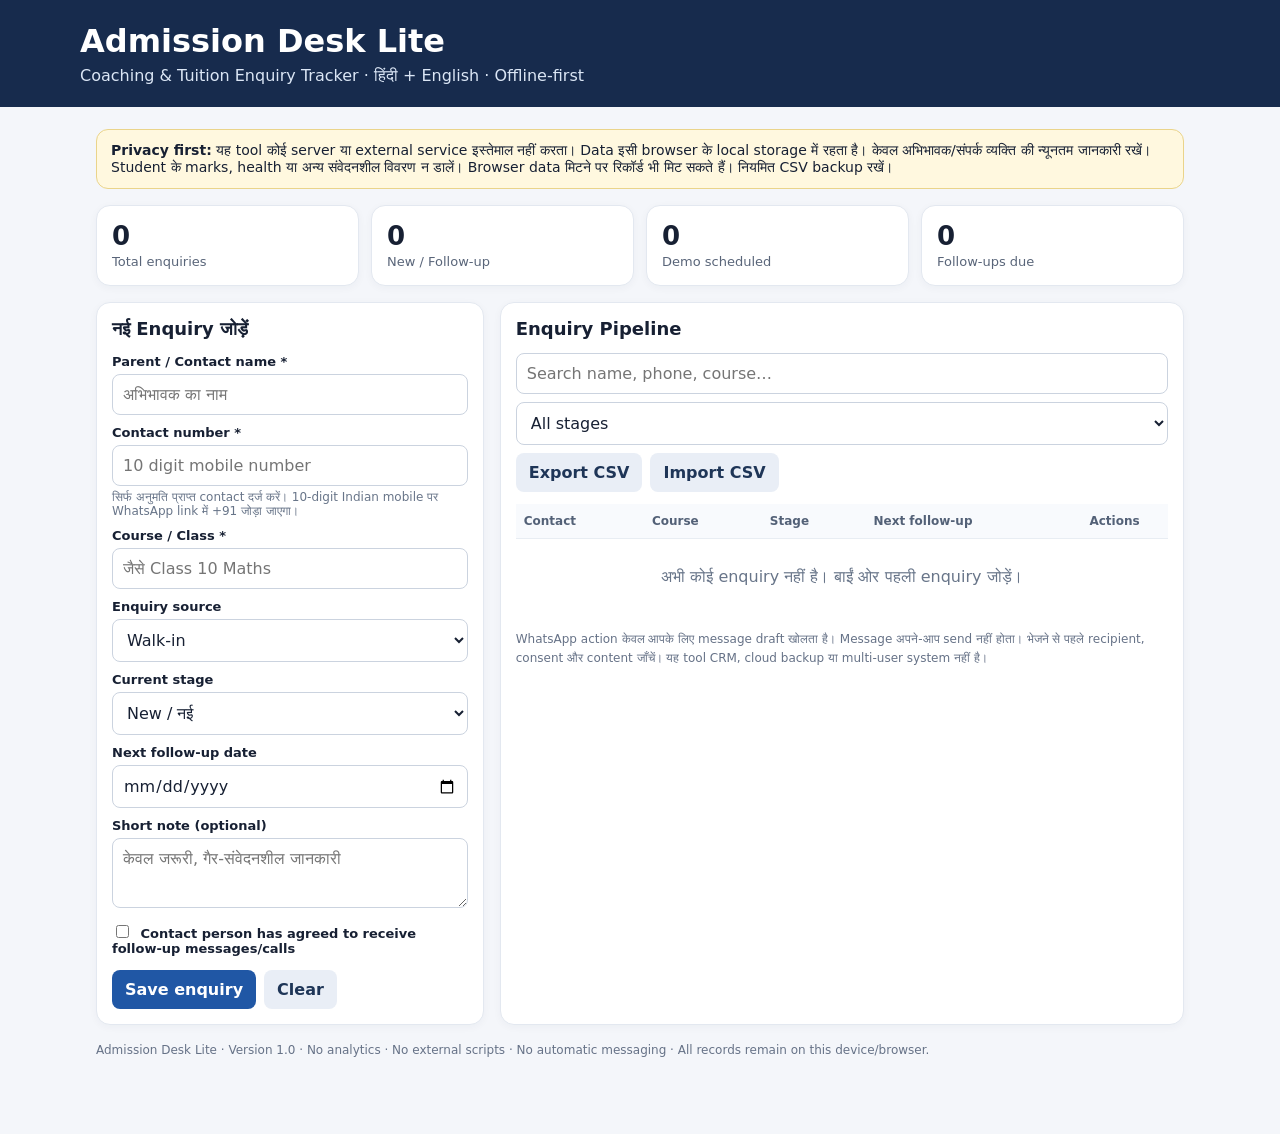
<file: product/admission-desk-lite.html>
<!doctype html>
<html lang="hi">
<head>
<meta charset="utf-8">
<meta name="viewport" content="width=device-width,initial-scale=1">
<meta name="description" content="Offline Hindi-first coaching admission enquiry tracker. Data stays in this browser.">
<title>Admission Desk Lite | Coaching Enquiry Tracker</title>
<style>
:root{font-family:system-ui,-apple-system,"Noto Sans Devanagari",sans-serif;color:#172033;background:#f4f6fa}
*{box-sizing:border-box}body{margin:0}header{background:#172b4d;color:#fff;padding:22px max(18px,calc((100vw - 1120px)/2))}
header h1{margin:0 0 6px;font-size:clamp(22px,4vw,32px)}header p{margin:0;color:#dbe6f5}
main{max-width:1120px;margin:22px auto;padding:0 16px 40px}.notice{background:#fff8df;border:1px solid #ead48a;border-radius:12px;padding:12px 14px;margin-bottom:16px;font-size:14px}
.metrics{display:grid;grid-template-columns:repeat(4,1fr);gap:12px;margin-bottom:16px}.metric,.panel{background:#fff;border:1px solid #e3e8f0;border-radius:14px;padding:15px;box-shadow:0 2px 8px #172b4d0a}
.metric strong{display:block;font-size:26px}.metric span{color:#596579;font-size:13px}
.layout{display:grid;grid-template-columns: minmax(280px, .85fr) minmax(0,1.5fr);gap:16px}.panel h2{margin:0 0 14px;font-size:18px}
label{display:block;font-size:13px;font-weight:650;margin:10px 0 5px}input,select,textarea{width:100%;border:1px solid #cbd3df;border-radius:8px;padding:10px;font:inherit;background:#fff;color:#172033}
textarea{min-height:70px;resize:vertical}.hint{font-size:12px;color:#687589;margin-top:4px}
button,.button{border:0;border-radius:8px;padding:10px 13px;background:#2057a5;color:white;font:inherit;font-weight:650;cursor:pointer;text-decoration:none;display:inline-block}
button.secondary,.button.secondary{background:#e9eef6;color:#1e3557}button.danger{background:#a52b36}button:focus,input:focus,select:focus,textarea:focus{outline:3px solid #83b7ff;outline-offset:1px}
.actions{display:flex;gap:8px;flex-wrap:wrap;margin-top:14px}.toolbar{display:flex;gap:8px;flex-wrap:wrap;margin-bottom:12px}.toolbar input{flex:1;min-width:160px}
.table-wrap{overflow:auto}table{width:100%;border-collapse:collapse;font-size:13px;min-width:690px}th,td{text-align:left;padding:10px 8px;border-bottom:1px solid #e8edf3;vertical-align:top}th{color:#536177;font-size:12px;background:#f8fafd;position:sticky;top:0}
.pill{display:inline-block;padding:3px 8px;border-radius:20px;background:#edf2fa;font-size:11px;white-space:nowrap}.empty{padding:28px;text-align:center;color:#687589}
.row-actions{display:flex;gap:6px;flex-wrap:wrap}.row-actions button{padding:6px 8px;font-size:12px}.foot{margin-top:16px;color:#667287;font-size:12px;line-height:1.6}
@media(max-width:800px){.layout{grid-template-columns:1fr}.metrics{grid-template-columns:repeat(2,1fr)}}
@media(max-width:380px){.metrics{grid-template-columns:1fr 1fr}.metric strong{font-size:21px}}
</style>
</head>
<body>
<header><h1>Admission Desk Lite</h1><p>Coaching & Tuition Enquiry Tracker · हिंदी + English · Offline-first</p></header>
<main>
<div class="notice"><strong>Privacy first:</strong> यह tool कोई server या external service इस्तेमाल नहीं करता। Data इसी browser के local storage में रहता है। केवल अभिभावक/संपर्क व्यक्ति की न्यूनतम जानकारी रखें। Student के marks, health या अन्य संवेदनशील विवरण न डालें। Browser data मिटने पर रिकॉर्ड भी मिट सकते हैं। नियमित CSV backup रखें।</div>
<section class="metrics" aria-label="Summary">
<div class="metric"><strong id="m-total">0</strong><span>Total enquiries</span></div>
<div class="metric"><strong id="m-new">0</strong><span>New / Follow-up</span></div>
<div class="metric"><strong id="m-demo">0</strong><span>Demo scheduled</span></div>
<div class="metric"><strong id="m-due">0</strong><span>Follow-ups due</span></div>
</section>
<div class="layout">
<section class="panel">
<h2 id="form-title">नई Enquiry जोड़ें</h2>
<form id="lead-form">
<input type="hidden" id="lead-id">
<label for="guardian">Parent / Contact name *</label><input id="guardian" maxlength="80" required autocomplete="name" placeholder="अभिभावक का नाम">
<label for="phone">Contact number *</label><input id="phone" inputmode="tel" maxlength="18" required placeholder="10 digit mobile number">
<div class="hint">सिर्फ अनुमति प्राप्त contact दर्ज करें। 10-digit Indian mobile पर WhatsApp link में +91 जोड़ा जाएगा।</div>
<label for="course">Course / Class *</label><input id="course" maxlength="100" required placeholder="जैसे Class 10 Maths">
<label for="source">Enquiry source</label><select id="source"><option>Walk-in</option><option>Phone</option><option>WhatsApp</option><option>Referral</option><option>Social media</option><option>Other</option></select>
<label for="stage">Current stage</label><select id="stage"><option value="New">New / नई</option><option value="Contacted">Contacted / संपर्क हुआ</option><option value="Demo Scheduled">Demo Scheduled / Demo तय</option><option value="Demo Attended">Demo Attended / Demo हुआ</option><option value="Considering">Considering / विचाराधीन</option><option value="Enrolled">Enrolled / Admission</option><option value="Not Interested">Not Interested / रुचि नहीं</option></select>
<label for="next-date">Next follow-up date</label><input id="next-date" type="date">
<label for="notes">Short note (optional)</label><textarea id="notes" maxlength="500" placeholder="केवल जरूरी, गैर-संवेदनशील जानकारी"></textarea>
<label><input id="consent" type="checkbox" style="width:auto;margin-right:7px"> Contact person has agreed to receive follow-up messages/calls</label>
<div class="actions"><button type="submit" id="save-btn">Save enquiry</button><button type="button" class="secondary" id="reset-btn">Clear</button></div>
</form>
</section>
<section class="panel">
<h2>Enquiry Pipeline</h2>
<div class="toolbar">
<input id="search" placeholder="Search name, phone, course…" aria-label="Search enquiries">
<select id="filter-stage" aria-label="Filter by stage"><option value="">All stages</option><option>New</option><option>Contacted</option><option>Demo Scheduled</option><option>Demo Attended</option><option>Considering</option><option>Enrolled</option><option>Not Interested</option></select>
<button class="secondary" id="export-btn" type="button">Export CSV</button>
<button class="secondary" id="import-btn" type="button">Import CSV</button>
<input id="import-file" type="file" accept=".csv,text/csv" hidden>
</div>
<div class="table-wrap"><table><thead><tr><th>Contact</th><th>Course</th><th>Stage</th><th>Next follow-up</th><th>Actions</th></tr></thead><tbody id="lead-rows"></tbody></table><div class="empty" id="empty-state">अभी कोई enquiry नहीं है। बाईं ओर पहली enquiry जोड़ें।</div></div>
<p class="foot">WhatsApp action केवल आपके लिए message draft खोलता है। Message अपने-आप send नहीं होता। भेजने से पहले recipient, consent और content जाँचें। यह tool CRM, cloud backup या multi-user system नहीं है।</p>
</section>
</div>
<p class="foot">Admission Desk Lite · Version 1.0 · No analytics · No external scripts · No automatic messaging · All records remain on this device/browser.</p>
</main>
<script>
(function(){
"use strict";
const KEY="admission_desk_lite_v1";
const $=id=>document.getElementById(id);
let leads=load();
function load(){try{const v=JSON.parse(localStorage.getItem(KEY)||"[]");return Array.isArray(v)?v:[]}catch(e){return []}}
function persist(){localStorage.setItem(KEY,JSON.stringify(leads));render()}
function escCsv(v){let s=String(v??"");if(/^[=+@\\-\t\r]/.test(s))s="'"+s;return '"'+s.replace(/"/g,'""')+'"'}
function dateToday(){const d=new Date();return new Date(d.getTime()-d.getTimezoneOffset()*60000).toISOString().slice(0,10)}
function safePhone(p){return String(p).replace(/[^0-9]/g,"")}
function reset(){ $("lead-form").reset();$("lead-id").value="";$("form-title").textContent="नई Enquiry जोड़ें";$("save-btn").textContent="Save enquiry"}
function render(){
 const q=$("search").value.trim().toLowerCase(), stage=$("filter-stage").value;
 const filtered=leads.filter(x=>(!stage||x.stage===stage)&&[x.guardian,x.phone,x.course].join(" ").toLowerCase().includes(q));
 $("m-total").textContent=leads.length;
 $("m-new").textContent=leads.filter(x=>["New","Contacted","Considering"].includes(x.stage)).length;
 $("m-demo").textContent=leads.filter(x=>x.stage==="Demo Scheduled").length;
 $("m-due").textContent=leads.filter(x=>x.nextDate&&x.nextDate<=dateToday()&&!["Enrolled","Not Interested"].includes(x.stage)).length;
 const tbody=$("lead-rows");tbody.replaceChildren();
 $("empty-state").hidden=filtered.length>0;
 filtered.sort((a,b)=>(a.nextDate||"9999").localeCompare(b.nextDate||"9999")).forEach(x=>{
  const tr=document.createElement("tr");
  const contact=document.createElement("td");const strong=document.createElement("strong");strong.textContent=x.guardian;contact.append(strong,document.createElement("br"));const ph=document.createElement("span");ph.textContent=x.phone;contact.append(ph);
  const course=document.createElement("td");course.textContent=x.course;
  const st=document.createElement("td");const pill=document.createElement("span");pill.className="pill";pill.textContent=x.stage;st.append(pill);
  const nd=document.createElement("td");nd.textContent=x.nextDate||"Not set";
  const act=document.createElement("td");const group=document.createElement("div");group.className="row-actions";
  const edit=button("Edit","secondary",()=>editLead(x.id));const wa=button("WhatsApp","",()=>openWhatsApp(x));const del=button("Delete","danger",()=>deleteLead(x.id));group.append(edit,wa,del);act.append(group);
  tr.append(contact,course,st,nd,act);tbody.append(tr);
 });
}
function button(label,cls,fn){const b=document.createElement("button");b.type="button";b.textContent=label;if(cls)b.className=cls;b.addEventListener("click",fn);return b}
$("lead-form").addEventListener("submit",e=>{
 e.preventDefault();
 const id=$("lead-id").value, guardian=$("guardian").value.trim(), phone=$("phone").value.trim(), course=$("course").value.trim();
 if(!guardian||!phone||!course){alert("Name, contact number and course are required.");return}
 if(safePhone(phone).length<10||safePhone(phone).length>15){alert("कृपया सही contact number दर्ज करें।");return}
 const old=leads.find(x=>x.id===id);
 const item={id:id||crypto.randomUUID(),guardian,phone,course,source:$("source").value,stage:$("stage").value,nextDate:$("next-date").value,notes:$("notes").value.trim(),consent:$("consent").checked,createdAt:old?.createdAt||new Date().toISOString(),updatedAt:new Date().toISOString()};
 if(old)leads=leads.map(x=>x.id===id?item:x);else leads.push(item);
 persist();reset();
});
function editLead(id){const x=leads.find(v=>v.id===id);if(!x)return;
 $("lead-id").value=x.id;$("guardian").value=x.guardian;$("phone").value=x.phone;$("course").value=x.course;$("source").value=x.source;$("stage").value=x.stage;$("next-date").value=x.nextDate;$("notes").value=x.notes;$("consent").checked=!!x.consent;$("form-title").textContent="Enquiry edit करें";$("save-btn").textContent="Update enquiry";window.scrollTo({top:0,behavior:"smooth"});
}
function deleteLead(id){if(!confirm("इस enquiry को delete करना है?"))return;leads=leads.filter(x=>x.id!==id);persist()}
function openWhatsApp(x){if(!x.consent){alert("पहले contact consent की पुष्टि करें।");return}
 const msg="नमस्ते "+x.guardian+" जी, आपने "+x.course+" के बारे में enquiry की थी। क्या हम course details या demo class के लिए आपकी सहायता कर सकते हैं? यदि आप आगे संदेश नहीं चाहते, कृपया बता दें।";
 let number=safePhone(x.phone);if(number.length===10)number="91"+number;window.open("https://wa.me/"+number+"?text="+encodeURIComponent(msg),"_blank","noopener,noreferrer");
}
$("reset-btn").addEventListener("click",reset);$("search").addEventListener("input",render);$("filter-stage").addEventListener("change",render);
$("export-btn").addEventListener("click",()=>{
 const cols=["guardian","phone","course","source","stage","nextDate","notes","consent","createdAt","updatedAt"];
 const rows=[cols.join(","),...leads.map(x=>cols.map(k=>escCsv(x[k])).join(","))];
 const blob=new Blob(["\uFEFF"+rows.join("\r\n")],{type:"text/csv;charset=utf-8"});
 const a=document.createElement("a");a.href=URL.createObjectURL(blob);a.download="admission-enquiries-backup.csv";a.click();URL.revokeObjectURL(a.href);
});
$("import-btn").addEventListener("click",()=>$("import-file").click());
$("import-file").addEventListener("change",async e=>{
 const file=e.target.files[0];if(!file)return;
 try{
  const text=await file.text();const lines=text.replace(/^\uFEFF/,"").split(/\r?\n/).filter(Boolean);
  const parse=line=>{const out=[];let cur="",quoted=false;for(let i=0;i<line.length;i++){const c=line[i];if(c==='"'&&line[i+1]==='"'&&quoted){cur+='"';i++}else if(c==='"')quoted=!quoted;else if(c===","&&!quoted){out.push(cur);cur=""}else cur+=c}out.push(cur);return out};
  const headers=parse(lines.shift()).map(x=>x.trim());const needed=["guardian","phone","course","source","stage","nextDate","notes","consent"];
  if(!needed.every(x=>headers.includes(x)))throw Error("CSV headers do not match this app export.");
  const imported=lines.map(line=>{const vals=parse(line),o={};headers.forEach((h,i)=>o[h]=vals[i]??"");return {id:crypto.randomUUID(),guardian:o.guardian,phone:o.phone,course:o.course,source:o.source,stage:o.stage,nextDate:o.nextDate,notes:o.notes,consent:o.consent==="true",createdAt:new Date().toISOString(),updatedAt:new Date().toISOString()}}).filter(x=>x.guardian&&x.phone&&x.course);
  if(!confirm(imported.length+" records import करें? Existing records सुरक्षित रहेंगे."))return;
  leads=leads.concat(imported);persist();alert("Import complete: "+imported.length+" records.");
 }catch(err){alert("Import failed: "+err.message)}finally{e.target.value=""}
});
render();
})();
</script>
</body>
</html>
</file>
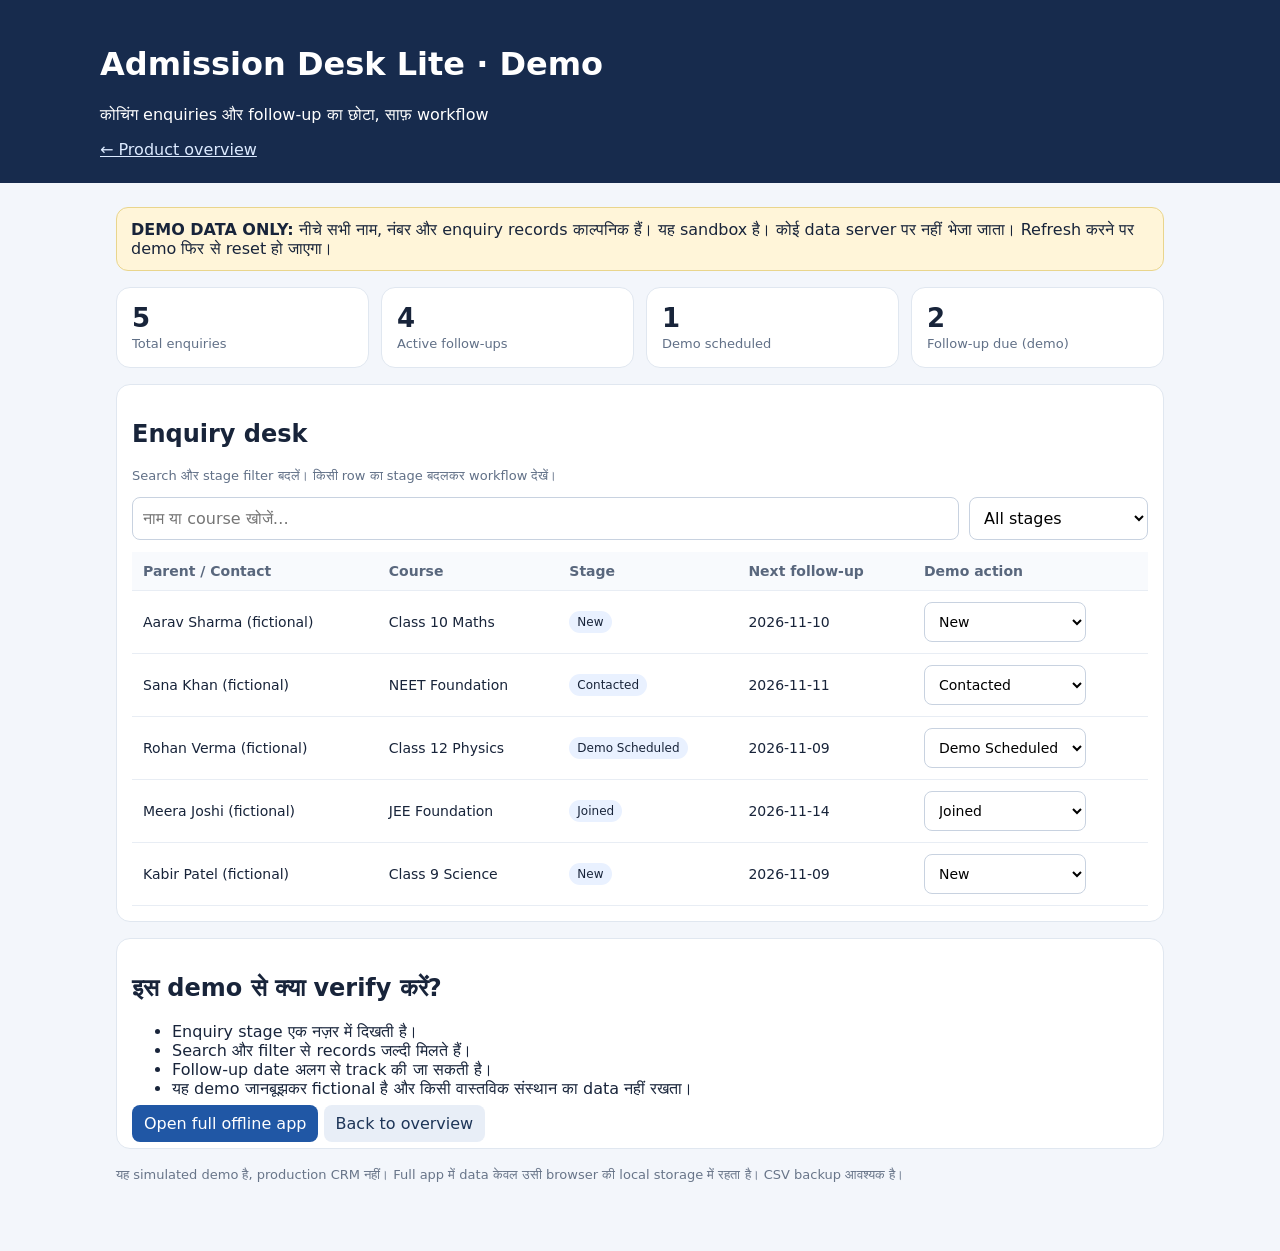
<file: product/demo.html>
<!doctype html>
<html lang="hi">
<head>
<meta charset="utf-8"><meta name="viewport" content="width=device-width,initial-scale=1">
<meta name="description" content="Admission Desk Lite interactive demo using fictional coaching enquiries.">
<title>Admission Desk Lite | Interactive Demo</title>
<style>
:root{font-family:system-ui,-apple-system,"Noto Sans Devanagari",sans-serif;color:#18243a;background:#f3f6fb}
*{box-sizing:border-box}body{margin:0}header{background:#172b4d;color:white;padding:24px max(18px,calc((100vw - 1080px)/2))}
header a{color:#dceaff}main{max-width:1080px;margin:24px auto;padding:0 16px 44px}
.notice{background:#fff5d9;border:1px solid #e9d58c;padding:12px 14px;border-radius:12px;margin-bottom:16px}
.stats{display:grid;grid-template-columns:repeat(4,1fr);gap:12px}.stat,.panel{background:white;border:1px solid #e0e7f0;border-radius:14px;padding:15px}
.stat b{display:block;font-size:26px}.stat span,.muted{font-size:13px;color:#617087}
.panel{margin-top:16px}.toolbar{display:flex;gap:10px;flex-wrap:wrap;margin:12px 0}
input,select{padding:10px;border:1px solid #c8d2e0;border-radius:8px;font:inherit;background:white}
input{flex:1;min-width:180px}.tablewrap{overflow:auto}table{width:100%;border-collapse:collapse;min-width:650px}
th,td{text-align:left;padding:11px;border-bottom:1px solid #e8edf4;font-size:14px}th{color:#59677d;background:#f8fafd}
button,a.btn{border:0;border-radius:8px;background:#2057a5;color:white;padding:9px 12px;font:inherit;text-decoration:none;cursor:pointer}
button.alt,a.alt{background:#e8eef7;color:#1d3558}.pill{display:inline-block;padding:4px 8px;border-radius:99px;background:#e9f1ff;font-size:12px}
footer{margin-top:18px;color:#687589;font-size:13px}
@media(max-width:700px){.stats{grid-template-columns:repeat(2,1fr)}header{padding:20px}}
</style></head>
<body>
<header><h1>Admission Desk Lite · Demo</h1><p>कोचिंग enquiries और follow-up का छोटा, साफ़ workflow</p><a href="landing.html">← Product overview</a></header>
<main>
<div class="notice"><strong>DEMO DATA ONLY:</strong> नीचे सभी नाम, नंबर और enquiry records काल्पनिक हैं। यह sandbox है। कोई data server पर नहीं भेजा जाता। Refresh करने पर demo फिर से reset हो जाएगा।</div>
<section class="stats" aria-label="Demo metrics">
<div class="stat"><b id="total">0</b><span>Total enquiries</span></div><div class="stat"><b id="active">0</b><span>Active follow-ups</span></div><div class="stat"><b id="demo">0</b><span>Demo scheduled</span></div><div class="stat"><b id="due">0</b><span>Follow-up due (demo)</span></div>
</section>
<section class="panel">
<h2>Enquiry desk</h2><p class="muted">Search और stage filter बदलें। किसी row का stage बदलकर workflow देखें।</p>
<div class="toolbar"><input id="search" placeholder="नाम या course खोजें…" aria-label="Search"><select id="filter" aria-label="Filter stage"><option value="">All stages</option><option>New</option><option>Contacted</option><option>Demo Scheduled</option><option>Joined</option><option>Not Interested</option></select></div>
<div class="tablewrap"><table><thead><tr><th>Parent / Contact</th><th>Course</th><th>Stage</th><th>Next follow-up</th><th>Demo action</th></tr></thead><tbody id="rows"></tbody></table></div>
</section>
<section class="panel"><h2>इस demo से क्या verify करें?</h2><ul><li>Enquiry stage एक नज़र में दिखती है।</li><li>Search और filter से records जल्दी मिलते हैं।</li><li>Follow-up date अलग से track की जा सकती है।</li><li>यह demo जानबूझकर fictional है और किसी वास्तविक संस्थान का data नहीं रखता।</li></ul><a class="btn" href="admission-desk-lite.html">Open full offline app</a> <a class="btn alt" href="landing.html">Back to overview</a></section>
<footer>यह simulated demo है, production CRM नहीं। Full app में data केवल उसी browser की local storage में रहता है। CSV backup आवश्यक है।</footer>
</main>
<script>
const seed=[
{id:1,name:"Aarav Sharma (fictional)",course:"Class 10 Maths",stage:"New",date:"2026-11-10"},
{id:2,name:"Sana Khan (fictional)",course:"NEET Foundation",stage:"Contacted",date:"2026-11-11"},
{id:3,name:"Rohan Verma (fictional)",course:"Class 12 Physics",stage:"Demo Scheduled",date:"2026-11-09"},
{id:4,name:"Meera Joshi (fictional)",course:"JEE Foundation",stage:"Joined",date:"2026-11-14"},
{id:5,name:"Kabir Patel (fictional)",course:"Class 9 Science",stage:"New",date:"2026-11-09"}
];
let data=seed.map(x=>({...x}));
const stages=["New","Contacted","Demo Scheduled","Joined","Not Interested"];
const $=id=>document.getElementById(id);
function render(){
$("total").textContent=data.length;
$("active").textContent=data.filter(x=>!["Joined","Not Interested"].includes(x.stage)).length;
$("demo").textContent=data.filter(x=>x.stage==="Demo Scheduled").length;
$("due").textContent=data.filter(x=>x.date<="2026-11-09"&&!["Joined","Not Interested"].includes(x.stage)).length;
const q=$("search").value.toLowerCase(), f=$("filter").value;
const visible=data.filter(x=>(!f||x.stage===f)&&(!q||(x.name+" "+x.course).toLowerCase().includes(q)));
$("rows").innerHTML=visible.map(x=>'<tr><td>'+x.name+'</td><td>'+x.course+'</td><td><span class="pill">'+x.stage+'</span></td><td>'+x.date+'</td><td><select aria-label="Change stage for '+x.name+'" data-id="'+x.id+'">'+stages.map(s=>'<option '+(s===x.stage?'selected':'')+'>'+s+'</option>').join("")+'</select></td></tr>').join("")||'<tr><td colspan="5">No matching demo records.</td></tr>';
}
$("search").addEventListener("input",render);$("filter").addEventListener("change",render);
$("rows").addEventListener("change",e=>{if(e.target.matches("select[data-id]")){const row=data.find(x=>x.id===Number(e.target.dataset.id));if(row)row.stage=e.target.value;render();}});
render();
</script></body></html>
</file>
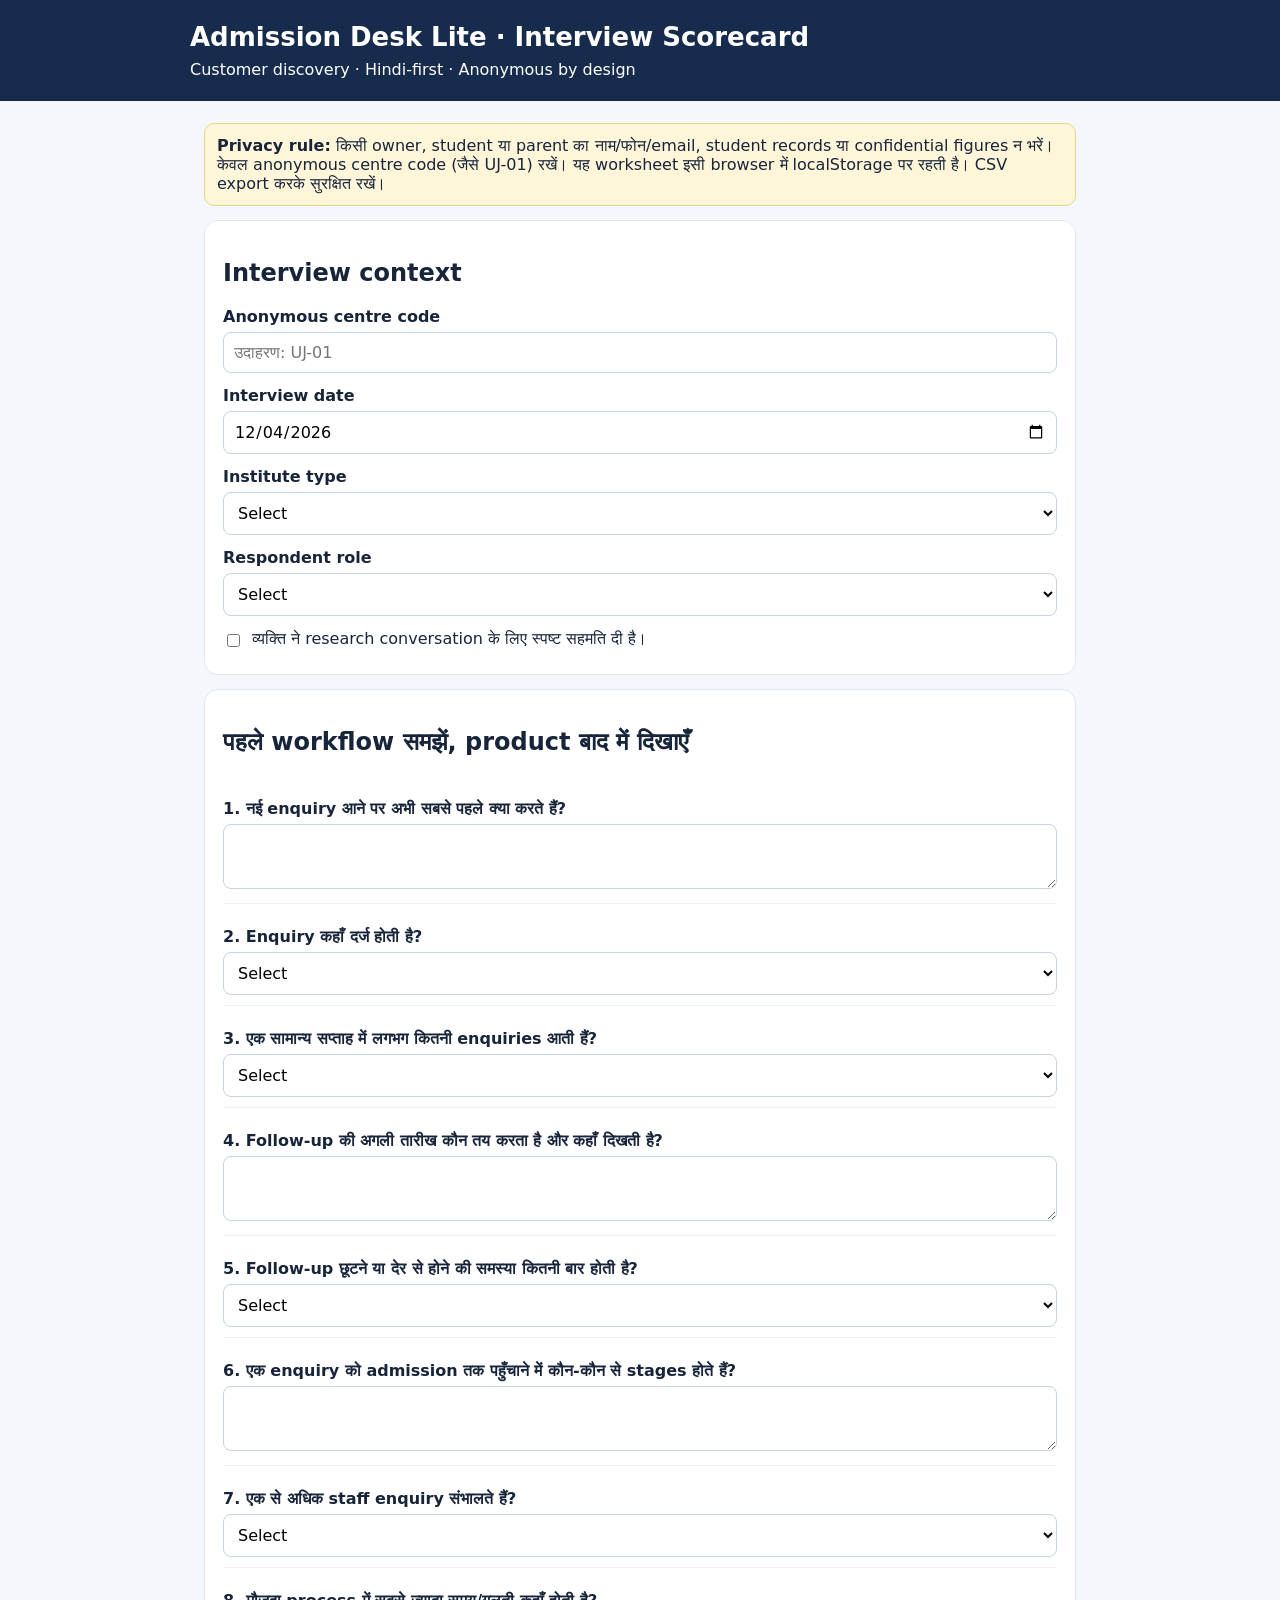
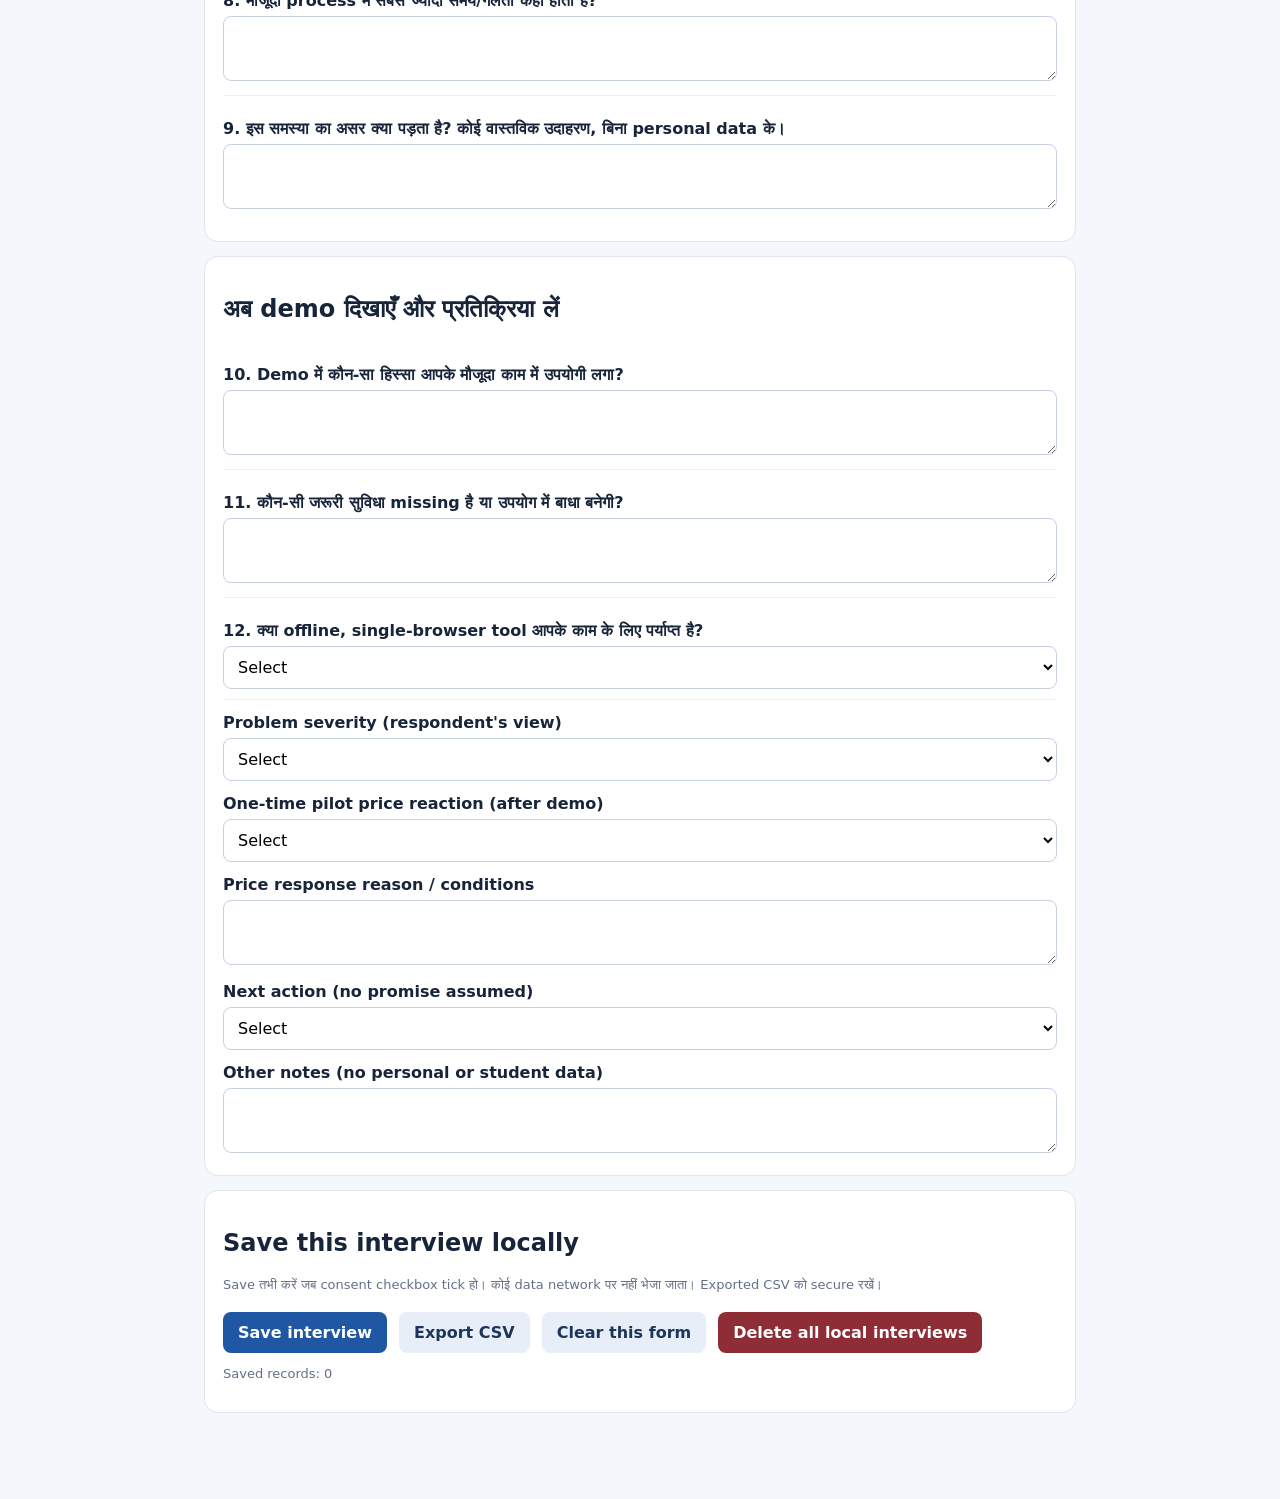
<file: product/interview-scorecard.html>
<!doctype html>
<html lang="hi"><head><meta charset="utf-8"><meta name="viewport" content="width=device-width,initial-scale=1">
<title>Admission Desk Lite | Interview Scorecard</title>
<style>
:root{font-family:system-ui,-apple-system,"Noto Sans Devanagari",sans-serif;color:#17243a;background:#f4f7fb}
*{box-sizing:border-box}body{margin:0}header{background:#172b4d;color:#fff;padding:22px max(16px,calc((100vw - 900px)/2))}
main{max-width:900px;margin:22px auto;padding:0 14px 50px}.panel{background:#fff;border:1px solid #dfe6ef;border-radius:14px;padding:18px;margin:14px 0}
h1{margin:0 0 8px;font-size:26px}.muted{color:#627087;font-size:13px}.warn{background:#fff5d9;border:1px solid #e7d48b;padding:12px;border-radius:10px}
label{display:block;font-weight:600;margin:13px 0 6px}input,select,textarea{width:100%;padding:10px;border:1px solid #c7d1df;border-radius:8px;font:inherit;background:#fff}
textarea{min-height:65px;resize:vertical}.q{padding:10px 0;border-bottom:1px solid #edf0f5}.q:last-child{border:0}
button{padding:11px 15px;border:0;border-radius:8px;background:#2057a5;color:#fff;font:inherit;font-weight:650;cursor:pointer;margin:6px 6px 0 0}button.secondary{background:#e8eef7;color:#1c3559}button.danger{background:#8e2d36}
.actions{display:flex;flex-wrap:wrap;gap:6px}.check{display:flex;align-items:flex-start;gap:9px;font-weight:400}.check input{width:auto;margin-top:5px}
@media(max-width:600px){header{padding:18px 15px}.panel{padding:14px}}
</style></head><body>
<header><h1>Admission Desk Lite · Interview Scorecard</h1><div>Customer discovery · Hindi-first · Anonymous by design</div></header>
<main>
<div class="warn"><strong>Privacy rule:</strong> किसी owner, student या parent का नाम/फोन/email, student records या confidential figures न भरें। केवल anonymous centre code (जैसे UJ-01) रखें। यह worksheet इसी browser में localStorage पर रहती है। CSV export करके सुरक्षित रखें।</div>
<section class="panel">
<h2>Interview context</h2>
<label for="code">Anonymous centre code</label><input id="code" placeholder="उदाहरण: UJ-01" maxlength="20">
<label for="date">Interview date</label><input id="date" type="date">
<label for="type">Institute type</label><select id="type"><option value="">Select</option><option>School tuition</option><option>Competitive exam coaching</option><option>Mixed courses</option><option>Other</option></select>
<label for="role">Respondent role</label><select id="role"><option value="">Select</option><option>Owner</option><option>Centre manager</option><option>Enquiry desk staff</option><option>Other</option></select>
<label class="check"><input id="permission" type="checkbox"> व्यक्ति ने research conversation के लिए स्पष्ट सहमति दी है।</label>
</section>
<section class="panel"><h2>पहले workflow समझें, product बाद में दिखाएँ</h2>
<div class="q"><label for="q1">1. नई enquiry आने पर अभी सबसे पहले क्या करते हैं?</label><textarea id="q1"></textarea></div>
<div class="q"><label for="q2">2. Enquiry कहाँ दर्ज होती है?</label><select id="q2"><option value="">Select</option><option>Paper register</option><option>Excel / Google Sheets</option><option>WhatsApp chats</option><option>CRM / software</option><option>Memory / informal</option><option>Other</option></select></div>
<div class="q"><label for="q3">3. एक सामान्य सप्ताह में लगभग कितनी enquiries आती हैं?</label><select id="q3"><option value="">Select</option><option>0–10</option><option>11–25</option><option>26–50</option><option>51–100</option><option>100+</option><option>Not shared</option></select></div>
<div class="q"><label for="q4">4. Follow-up की अगली तारीख कौन तय करता है और कहाँ दिखती है?</label><textarea id="q4"></textarea></div>
<div class="q"><label for="q5">5. Follow-up छूटने या देर से होने की समस्या कितनी बार होती है?</label><select id="q5"><option value="">Select</option><option>Never / rarely</option><option>Monthly</option><option>Weekly</option><option>Several times a week</option><option>Unable to say</option></select></div>
<div class="q"><label for="q6">6. एक enquiry को admission तक पहुँचाने में कौन-कौन से stages होते हैं?</label><textarea id="q6"></textarea></div>
<div class="q"><label for="q7">7. एक से अधिक staff enquiry संभालते हैं?</label><select id="q7"><option value="">Select</option><option>No, one person</option><option>Yes, 2 people</option><option>Yes, 3–5 people</option><option>Yes, 5+</option></select></div>
<div class="q"><label for="q8">8. मौजूदा process में सबसे ज्यादा समय/गलती कहाँ होती है?</label><textarea id="q8"></textarea></div>
<div class="q"><label for="q9">9. इस समस्या का असर क्या पड़ता है? कोई वास्तविक उदाहरण, बिना personal data के।</label><textarea id="q9"></textarea></div>
</section>
<section class="panel"><h2>अब demo दिखाएँ और प्रतिक्रिया लें</h2>
<div class="q"><label for="q10">10. Demo में कौन-सा हिस्सा आपके मौजूदा काम में उपयोगी लगा?</label><textarea id="q10"></textarea></div>
<div class="q"><label for="q11">11. कौन-सी जरूरी सुविधा missing है या उपयोग में बाधा बनेगी?</label><textarea id="q11"></textarea></div>
<div class="q"><label for="q12">12. क्या offline, single-browser tool आपके काम के लिए पर्याप्त है?</label><select id="q12"><option value="">Select</option><option>Yes</option><option>Maybe, with changes</option><option>No, cloud/multi-user required</option><option>Not sure</option></select></div>
<label for="pain">Problem severity (respondent's view)</label><select id="pain"><option value="">Select</option><option>0 - No meaningful problem</option><option>1 - Minor inconvenience</option><option>2 - Noticeable recurring issue</option><option>3 - Significant operational problem</option><option>4 - Critical / costly problem</option></select>
<label for="price">One-time pilot price reaction (after demo)</label><select id="price"><option value="">Select</option><option>₹299 seems acceptable</option><option>₹499 seems acceptable</option><option>Only free trial / free tool</option><option>Would pay, but different price</option><option>Not willing to pay</option><option>Did not ask</option></select>
<label for="reason">Price response reason / conditions</label><textarea id="reason"></textarea>
<label for="next">Next action (no promise assumed)</label><select id="next"><option value="">Select</option><option>No follow-up requested</option><option>Asked for revised demo</option><option>Requested written scope</option><option>Volunteered to test pilot</option><option>Declined</option></select>
<label for="notes">Other notes (no personal or student data)</label><textarea id="notes"></textarea>
</section>
<section class="panel"><h2>Save this interview locally</h2><p class="muted">Save तभी करें जब consent checkbox tick हो। कोई data network पर नहीं भेजा जाता। Exported CSV को secure रखें।</p>
<div class="actions"><button id="save">Save interview</button><button class="secondary" id="export">Export CSV</button><button class="secondary" id="clear">Clear this form</button><button class="danger" id="erase">Delete all local interviews</button></div>
<p id="status" role="status" aria-live="polite" class="muted"></p><p id="count" class="muted"></p>
</section>
</main>
<script>
const ids=["code","date","type","role","permission","q1","q2","q3","q4","q5","q6","q7","q8","q9","q10","q11","q12","pain","price","reason","next","notes"];
const key="admissionDeskInterviewV1";
const el=id=>document.getElementById(id);
const read=()=>Object.fromEntries(ids.map(id=>[id,el(id).type==="checkbox"?el(id).checked:el(id).value]));
const records=()=>{try{return JSON.parse(localStorage.getItem(key)||"[]")}catch{return []}};
const status=m=>el("status").textContent=m;
el("date").value=new Date().toISOString().slice(0,10);
function csv(rows){const cols=ids;const esc=v=>'"'+String(v??"").replace(/"/g,'""')+'"';return [cols.map(esc).join(","),...rows.map(r=>cols.map(c=>esc(r[c])).join(","))].join("\r\n");}
el("save").addEventListener("click",()=>{
 const r=read();
 if(!r.permission){status("पहले स्पष्ट consent दर्ज करें।");return;}
 if(!r.code.trim()||!r.date||!r.type||!r.role){status("Anonymous code, date, institute type और respondent role आवश्यक हैं।");return;}
 const list=records();list.push({...r,saved_at:new Date().toISOString()});localStorage.setItem(key,JSON.stringify(list));
 status("Interview local browser में save हुआ।");el("count").textContent="Saved records: "+list.length;
});
el("export").addEventListener("click",()=>{
 const list=records();if(!list.length){status("Export करने के लिए कोई saved interview नहीं है।");return;}
 const blob=new Blob(["\ufeff"+csv(list)],{type:"text/csv;charset=utf-8"});
 const url=URL.createObjectURL(blob),a=document.createElement("a");a.href=url;a.download="admission-desk-anonymous-interviews.csv";a.click();URL.revokeObjectURL(url);status("CSV export तैयार।");
});
el("clear").addEventListener("click",()=>{ids.forEach(id=>{if(el(id).type==="checkbox")el(id).checked=false;else el(id).value="";});status("Form cleared. Saved records सुरक्षित हैं।");});
el("erase").addEventListener("click",()=>{if(confirm("इस browser से सभी locally saved interview records delete करें?")){localStorage.removeItem(key);el("count").textContent="Saved records: 0";status("Local records deleted.");}});
el("count").textContent="Saved records: "+records().length;
</script></body></html>
</file>
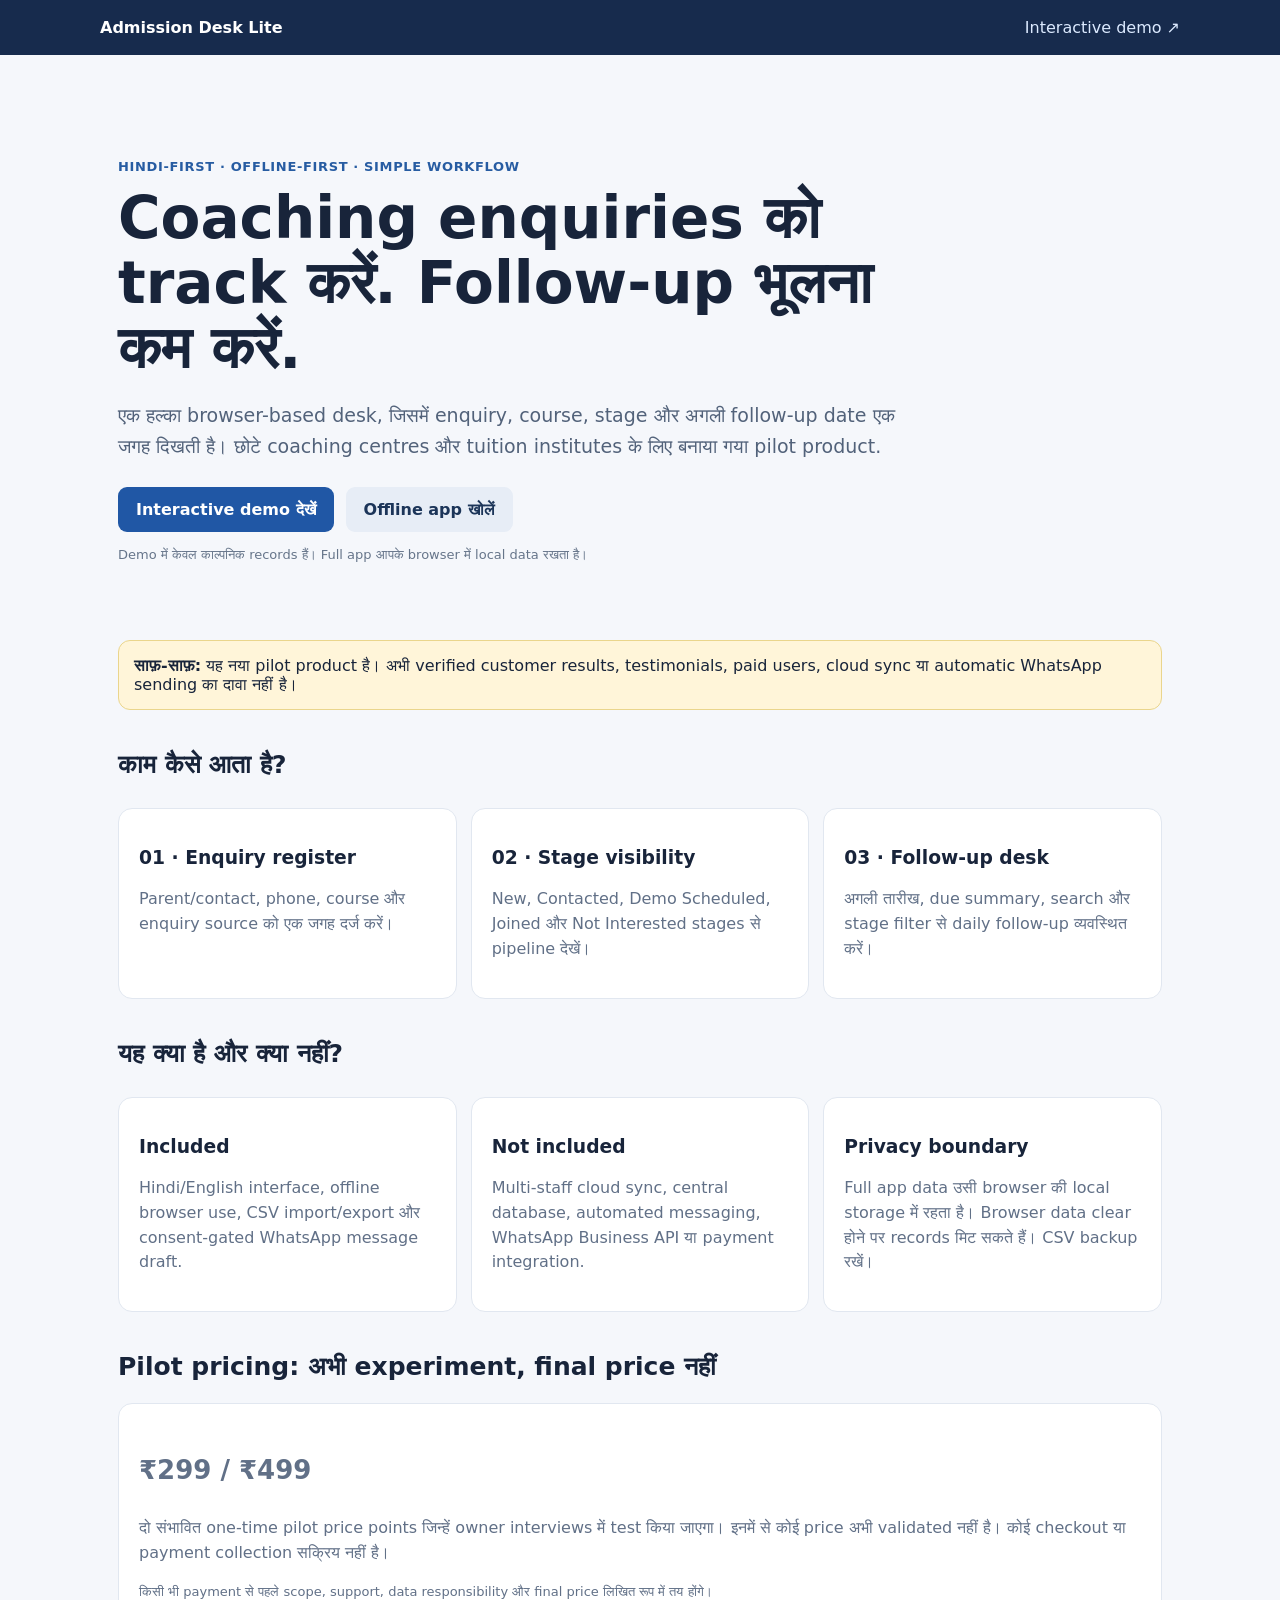
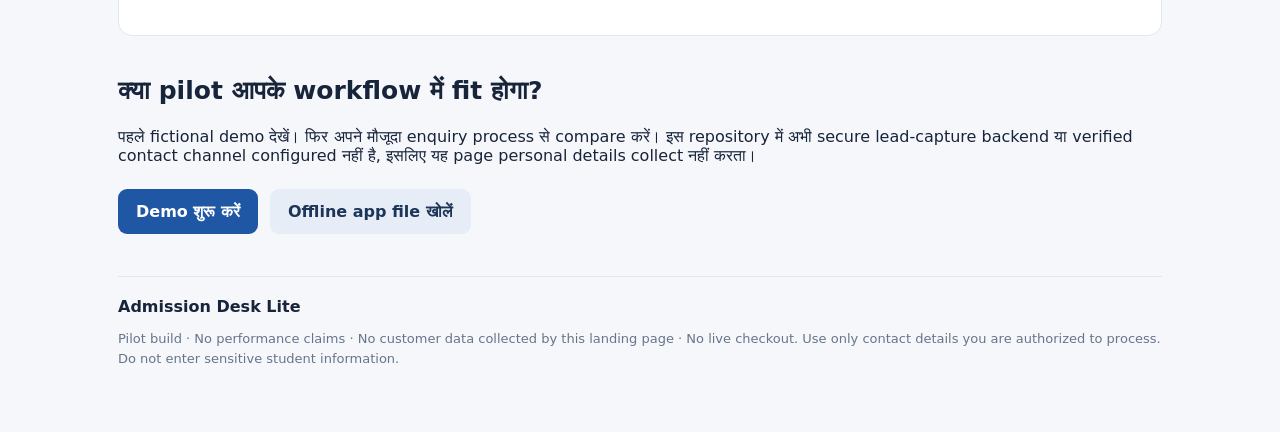
<file: product/landing.html>
<!doctype html>
<html lang="hi">
<head>
<meta charset="utf-8"><meta name="viewport" content="width=device-width,initial-scale=1">
<meta name="description" content="Hindi-first offline enquiry and follow-up tracker for coaching centres. Try the fictional demo.">
<title>Admission Desk Lite | Coaching Enquiry Follow-up</title>
<style>
:root{font-family:system-ui,-apple-system,"Noto Sans Devanagari",sans-serif;color:#18243a;background:#f5f7fb}
*{box-sizing:border-box}body{margin:0}header{padding:18px max(18px,calc((100vw - 1080px)/2));background:#172b4d;color:white}
nav{display:flex;justify-content:space-between;align-items:center;gap:12px}nav a{color:#dceaff;text-decoration:none}
main{max-width:1080px;margin:auto;padding:0 18px 50px}.hero{padding:64px 0 42px;max-width:780px}
.eyebrow{color:#275ca2;font-weight:700;font-size:13px;letter-spacing:.05em;text-transform:uppercase}
h1{font-size:clamp(34px,6vw,58px);line-height:1.12;margin:12px 0}h2{font-size:25px}
.lead{font-size:19px;color:#52627a;line-height:1.65}.actions{display:flex;gap:12px;flex-wrap:wrap;margin-top:24px}
.btn{display:inline-block;background:#2057a5;color:white;text-decoration:none;padding:13px 18px;border-radius:9px;font-weight:700}
.btn.alt{background:#e7edf6;color:#1c3559}.grid{display:grid;grid-template-columns:repeat(3,1fr);gap:14px;margin:28px 0}
.card{background:white;border:1px solid #e1e7f0;border-radius:14px;padding:20px}.card p{color:#617087;line-height:1.55}
.note{background:#fff5d9;border:1px solid #ead58c;padding:15px;border-radius:12px;margin:20px 0}
section{margin-top:40px}.price{font-size:26px;font-weight:800}
small,.fine{color:#66758a;font-size:13px;line-height:1.55}
footer{border-top:1px solid #e1e7f0;padding-top:20px;margin-top:42px}
@media(max-width:720px){header{padding:16px 18px}.grid{grid-template-columns:1fr}.hero{padding:44px 0 24px}}
</style></head>
<body>
<header><nav><strong>Admission Desk Lite</strong><a href="demo.html">Interactive demo ↗</a></nav></header>
<main>
<section class="hero">
<div class="eyebrow">Hindi-first · Offline-first · Simple workflow</div>
<h1>Coaching enquiries को track करें. Follow-up भूलना कम करें.</h1>
<p class="lead">एक हल्का browser-based desk, जिसमें enquiry, course, stage और अगली follow-up date एक जगह दिखती है। छोटे coaching centres और tuition institutes के लिए बनाया गया pilot product.</p>
<div class="actions"><a class="btn" href="demo.html">Interactive demo देखें</a><a class="btn alt" href="admission-desk-lite.html">Offline app खोलें</a></div>
<p class="fine">Demo में केवल काल्पनिक records हैं। Full app आपके browser में local data रखता है।</p>
</section>
<div class="note"><strong>साफ़-साफ़:</strong> यह नया pilot product है। अभी verified customer results, testimonials, paid users, cloud sync या automatic WhatsApp sending का दावा नहीं है।</div>
<section><h2>काम कैसे आता है?</h2><div class="grid">
<div class="card"><h3>01 · Enquiry register</h3><p>Parent/contact, phone, course और enquiry source को एक जगह दर्ज करें।</p></div>
<div class="card"><h3>02 · Stage visibility</h3><p>New, Contacted, Demo Scheduled, Joined और Not Interested stages से pipeline देखें।</p></div>
<div class="card"><h3>03 · Follow-up desk</h3><p>अगली तारीख, due summary, search और stage filter से daily follow-up व्यवस्थित करें।</p></div>
</div></section>
<section><h2>यह क्या है और क्या नहीं?</h2><div class="grid">
<div class="card"><h3>Included</h3><p>Hindi/English interface, offline browser use, CSV import/export और consent-gated WhatsApp message draft.</p></div>
<div class="card"><h3>Not included</h3><p>Multi-staff cloud sync, central database, automated messaging, WhatsApp Business API या payment integration.</p></div>
<div class="card"><h3>Privacy boundary</h3><p>Full app data उसी browser की local storage में रहता है। Browser data clear होने पर records मिट सकते हैं। CSV backup रखें।</p></div>
</div></section>
<section><h2>Pilot pricing: अभी experiment, final price नहीं</h2><div class="card"><p class="price">₹299 / ₹499</p><p>दो संभावित one-time pilot price points जिन्हें owner interviews में test किया जाएगा। इनमें से कोई price अभी validated नहीं है। कोई checkout या payment collection सक्रिय नहीं है।</p><p class="fine">किसी भी payment से पहले scope, support, data responsibility और final price लिखित रूप में तय होंगे।</p></div></section>
<section><h2>क्या pilot आपके workflow में fit होगा?</h2><p>पहले fictional demo देखें। फिर अपने मौजूदा enquiry process से compare करें। इस repository में अभी secure lead-capture backend या verified contact channel configured नहीं है, इसलिए यह page personal details collect नहीं करता।</p>
<div class="actions"><a class="btn" href="demo.html">Demo शुरू करें</a><a class="btn alt" href="admission-desk-lite.html" download>Offline app file खोलें</a></div></section>
<footer><strong>Admission Desk Lite</strong><p class="fine">Pilot build · No performance claims · No customer data collected by this landing page · No live checkout. Use only contact details you are authorized to process. Do not enter sensitive student information.</p></footer>
</main></body></html>
</file>
